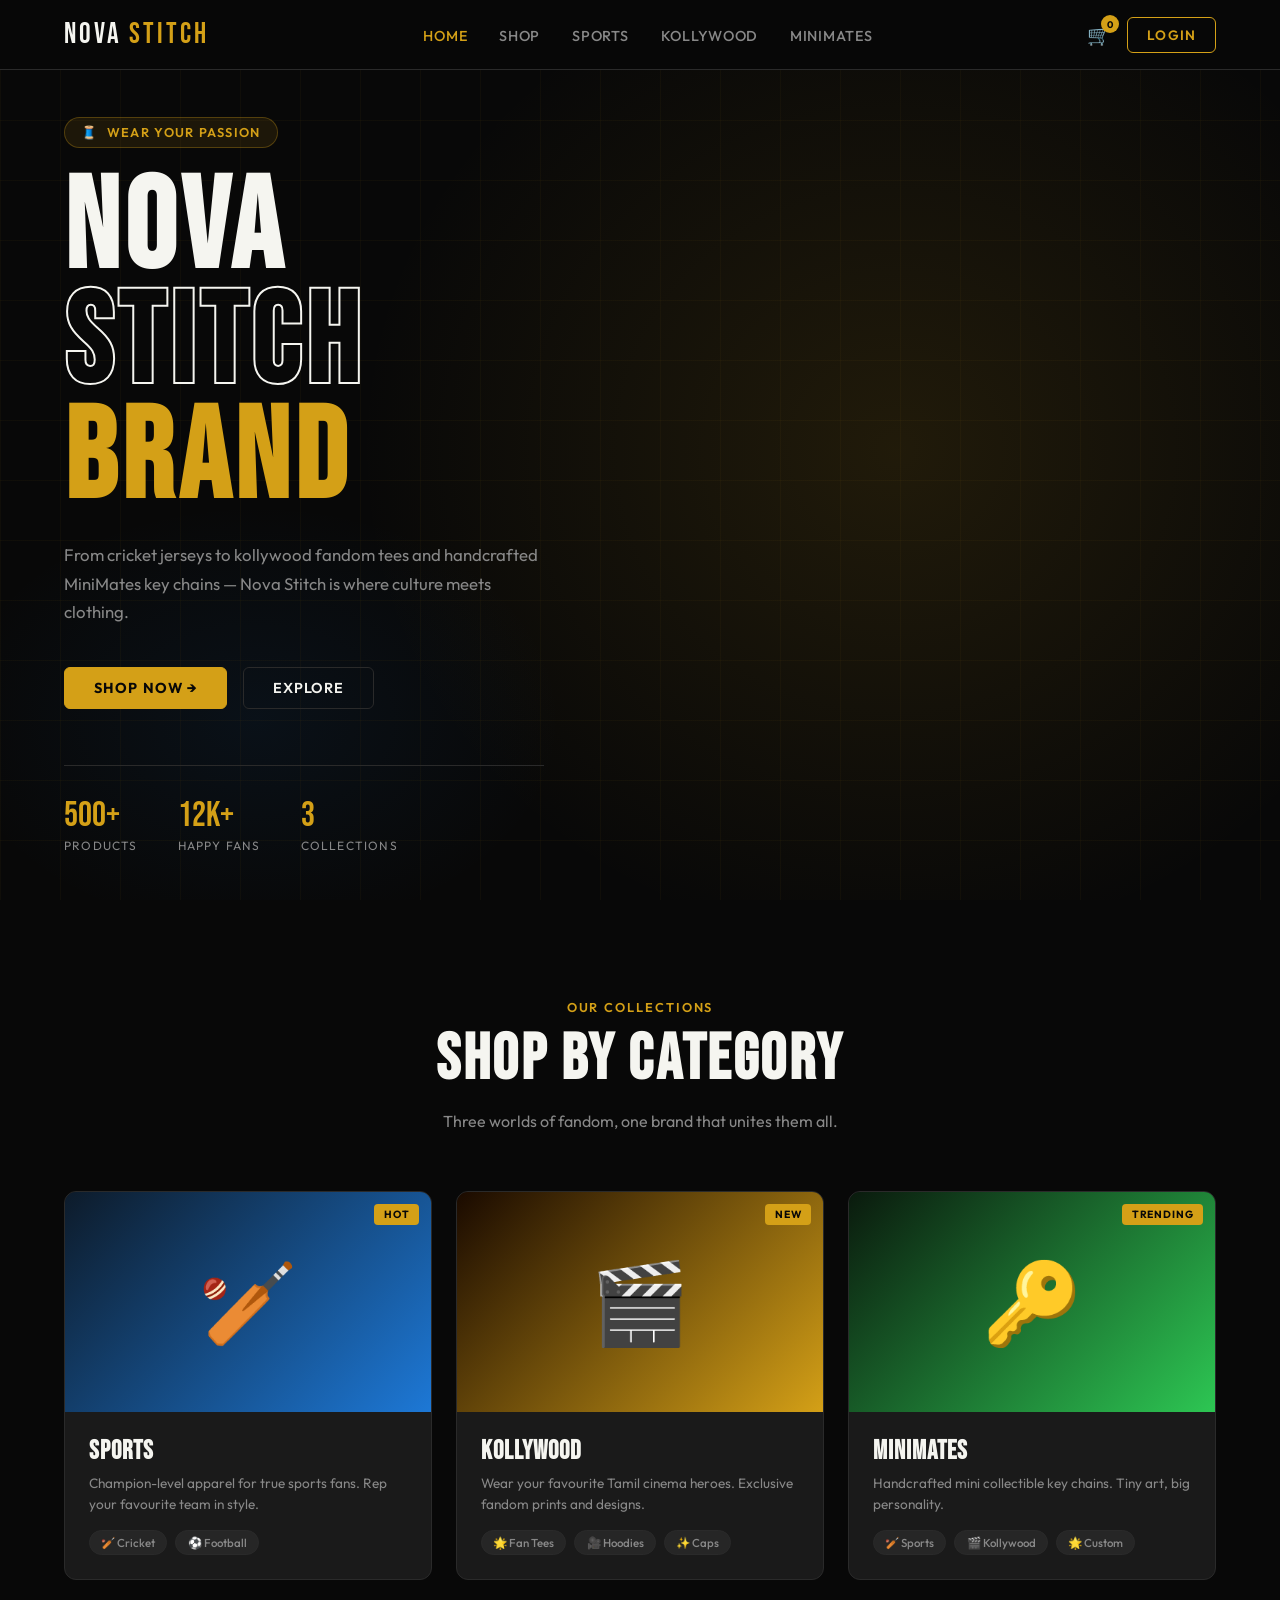
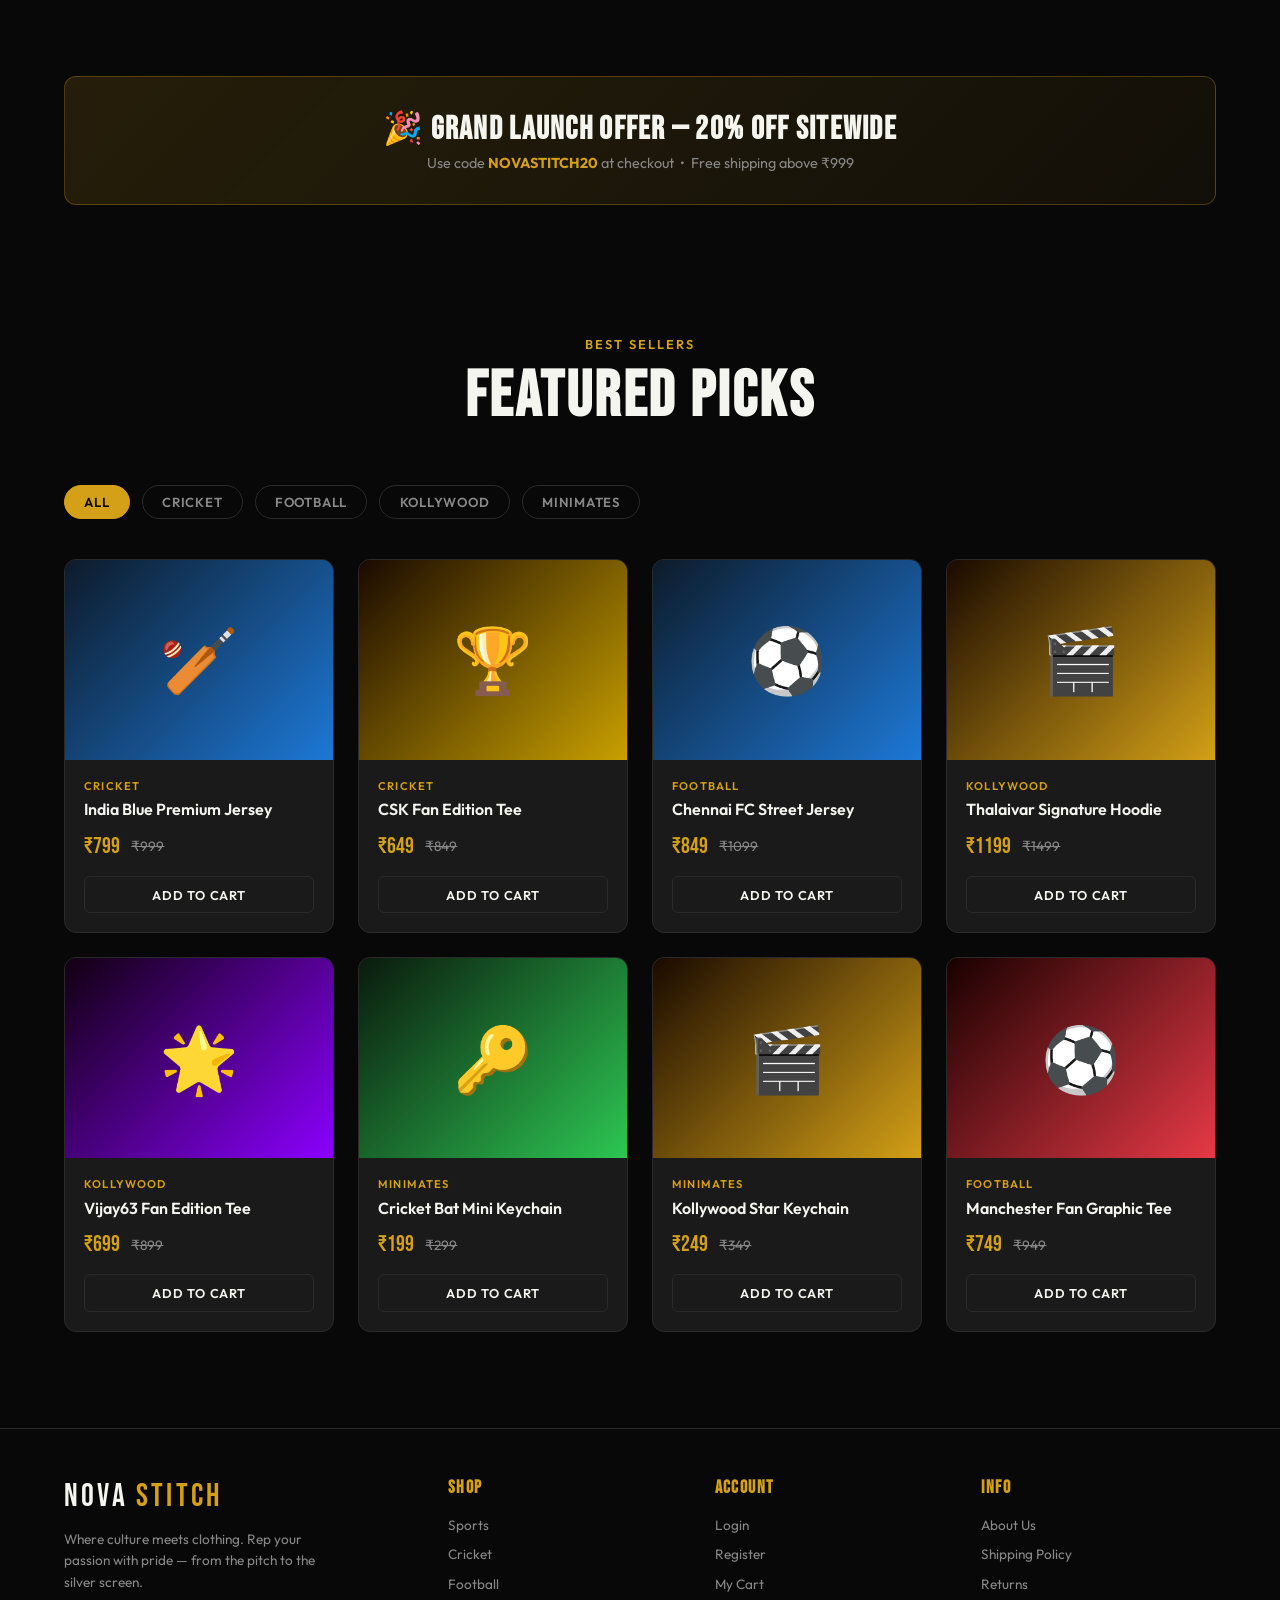
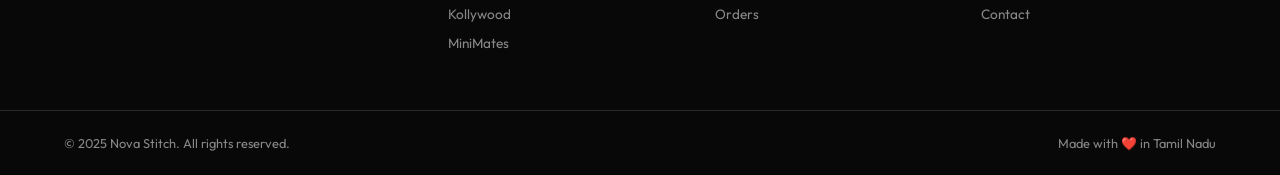
<file: index.html>
<!DOCTYPE html>
<html lang="en">
<head>
  <meta charset="UTF-8" />
  <meta name="viewport" content="width=device-width, initial-scale=1.0" />
  <title>Nova Stitch — Wear Your Passion</title>
  <link rel="stylesheet" href="css/style.css" />
  <link rel="icon" href="data:image/svg+xml,<svg xmlns='http://www.w3.org/2000/svg' viewBox='0 0 100 100'><text y='.9em' font-size='90'>🧵</text></svg>" />
</head>
<body>

  <!-- NAVBAR -->
  <nav class="navbar">
    <a href="index.html" class="nav-logo">NOVA <span>STITCH</span></a>
    <ul class="nav-links">
      <li><a href="index.html" class="active">Home</a></li>
      <li><a href="shop.html">Shop</a></li>
      <li><a href="shop.html?cat=sports">Sports</a></li>
      <li><a href="shop.html?cat=kollywood">Kollywood</a></li>
      <li><a href="shop.html?cat=minimates">MiniMates</a></li>
    </ul>
    <div class="nav-actions">
      <div class="cart-icon" onclick="window.location.href='cart.html'">🛒 <span class="cart-badge">0</span></div>
      <a href="login.html" class="btn-login">Login</a>
    </div>
    <div class="hamburger"><span></span><span></span><span></span></div>
  </nav>

  <!-- HERO -->
  <section class="hero">
    <div class="hero-bg"></div>
    <div class="hero-grid"></div>
    <div class="hero-content">
      <div class="hero-eyebrow animate-fade-up animate-delay-1">
        🧵 &nbsp;Wear Your Passion
      </div>
      <h1 class="hero-title animate-fade-up animate-delay-2">
        NOVA<br>
        <span class="outline">STITCH</span><br>
        <span class="accent">BRAND</span>
      </h1>
      <p class="hero-desc animate-fade-up animate-delay-3">
        From cricket jerseys to kollywood fandom tees and handcrafted MiniMates key chains — Nova Stitch is where culture meets clothing.
      </p>
      <div class="hero-cta animate-fade-up animate-delay-4">
        <a href="shop.html" class="btn-primary">Shop Now →</a>
        <a href="#categories" class="btn-outline">Explore</a>
      </div>
      <div class="hero-stats animate-fade-up animate-delay-4">
        <div class="stat-item">
          <span class="stat-num">500+</span>
          <span class="stat-label">Products</span>
        </div>
        <div class="stat-item">
          <span class="stat-num">12K+</span>
          <span class="stat-label">Happy Fans</span>
        </div>
        <div class="stat-item">
          <span class="stat-num">3</span>
          <span class="stat-label">Collections</span>
        </div>
      </div>
    </div>
  </section>

  <!-- CATEGORIES -->
  <section class="section" id="categories">
    <div class="section-header">
      <span class="section-tag">Our Collections</span>
      <h2 class="section-title">SHOP BY CATEGORY</h2>
      <p class="section-desc">Three worlds of fandom, one brand that unites them all.</p>
    </div>

    <div class="categories-grid">
      <!-- SPORTS -->
      <a href="shop.html?cat=sports" class="cat-card cat-sports">
        <div class="cat-img-wrap">
          <div class="cat-icon-bg">🏏</div>
          <span class="cat-badge">Hot</span>
        </div>
        <div class="cat-info">
          <h3 class="cat-name">SPORTS</h3>
          <p class="cat-desc">Champion-level apparel for true sports fans. Rep your favourite team in style.</p>
          <div class="cat-sub">
            <span class="sub-tag">🏏 Cricket</span>
            <span class="sub-tag">⚽ Football</span>
          </div>
        </div>
      </a>

      <!-- KOLLYWOOD -->
      <a href="shop.html?cat=kollywood" class="cat-card cat-kollywood">
        <div class="cat-img-wrap">
          <div class="cat-icon-bg">🎬</div>
          <span class="cat-badge">New</span>
        </div>
        <div class="cat-info">
          <h3 class="cat-name">KOLLYWOOD</h3>
          <p class="cat-desc">Wear your favourite Tamil cinema heroes. Exclusive fandom prints and designs.</p>
          <div class="cat-sub">
            <span class="sub-tag">🌟 Fan Tees</span>
            <span class="sub-tag">🎥 Hoodies</span>
            <span class="sub-tag">✨ Caps</span>
          </div>
        </div>
      </a>

      <!-- MINIMATES -->
      <a href="shop.html?cat=minimates" class="cat-card cat-minimates">
        <div class="cat-img-wrap">
          <div class="cat-icon-bg">🔑</div>
          <span class="cat-badge">Trending</span>
        </div>
        <div class="cat-info">
          <h3 class="cat-name">MINIMATES</h3>
          <p class="cat-desc">Handcrafted mini collectible key chains. Tiny art, big personality.</p>
          <div class="cat-sub">
            <span class="sub-tag">🏏 Sports</span>
            <span class="sub-tag">🎬 Kollywood</span>
            <span class="sub-tag">🌟 Custom</span>
          </div>
        </div>
      </a>
    </div>
  </section>

  <!-- PROMO BANNER -->
  <div class="promo-banner">
    <h3>🎉 GRAND LAUNCH OFFER — 20% OFF SITEWIDE</h3>
    <p>Use code <strong style="color:var(--gold)">NOVASTITCH20</strong> at checkout &nbsp;•&nbsp; Free shipping above ₹999</p>
  </div>

  <!-- FEATURED PRODUCTS -->
  <section class="section">
    <div class="section-header">
      <span class="section-tag">Best Sellers</span>
      <h2 class="section-title">FEATURED PICKS</h2>
    </div>

    <div class="filter-tabs">
      <button class="filter-tab active" data-filter="all">All</button>
      <button class="filter-tab" data-filter="cricket">Cricket</button>
      <button class="filter-tab" data-filter="football">Football</button>
      <button class="filter-tab" data-filter="kollywood">Kollywood</button>
      <button class="filter-tab" data-filter="minimates">MiniMates</button>
    </div>

    <div class="product-grid">
      <div class="product-card" data-category="cricket">
        <div class="product-img" style="background:linear-gradient(135deg,#0d1b2a,#1D78D6)">🏏</div>
        <div class="product-info">
          <div class="product-category">Cricket</div>
          <div class="product-name">India Blue Premium Jersey</div>
          <div class="product-price">
            <span class="price-current">₹799</span>
            <span class="price-old">₹999</span>
          </div>
          <button class="add-cart-btn" onclick="addToCart('India Blue Jersey','₹799','🏏')">Add to Cart</button>
        </div>
      </div>

      <div class="product-card" data-category="cricket">
        <div class="product-img" style="background:linear-gradient(135deg,#1a0a00,#c8a000)">🏆</div>
        <div class="product-info">
          <div class="product-category">Cricket</div>
          <div class="product-name">CSK Fan Edition Tee</div>
          <div class="product-price">
            <span class="price-current">₹649</span>
            <span class="price-old">₹849</span>
          </div>
          <button class="add-cart-btn" onclick="addToCart('CSK Fan Tee','₹649','🏆')">Add to Cart</button>
        </div>
      </div>

      <div class="product-card" data-category="football">
        <div class="product-img" style="background:linear-gradient(135deg,#0d1b2a,#1D78D6)">⚽</div>
        <div class="product-info">
          <div class="product-category">Football</div>
          <div class="product-name">Chennai FC Street Jersey</div>
          <div class="product-price">
            <span class="price-current">₹849</span>
            <span class="price-old">₹1099</span>
          </div>
          <button class="add-cart-btn" onclick="addToCart('Chennai FC Jersey','₹849','⚽')">Add to Cart</button>
        </div>
      </div>

      <div class="product-card" data-category="kollywood">
        <div class="product-img" style="background:linear-gradient(135deg,#1a0a00,#D4A017)">🎬</div>
        <div class="product-info">
          <div class="product-category">Kollywood</div>
          <div class="product-name">Thalaivar Signature Hoodie</div>
          <div class="product-price">
            <span class="price-current">₹1199</span>
            <span class="price-old">₹1499</span>
          </div>
          <button class="add-cart-btn" onclick="addToCart('Thalaivar Hoodie','₹1199','🎬')">Add to Cart</button>
        </div>
      </div>

      <div class="product-card" data-category="kollywood">
        <div class="product-img" style="background:linear-gradient(135deg,#110011,#8B00FF)">🌟</div>
        <div class="product-info">
          <div class="product-category">Kollywood</div>
          <div class="product-name">Vijay63 Fan Edition Tee</div>
          <div class="product-price">
            <span class="price-current">₹699</span>
            <span class="price-old">₹899</span>
          </div>
          <button class="add-cart-btn" onclick="addToCart('Vijay63 Fan Tee','₹699','🌟')">Add to Cart</button>
        </div>
      </div>

      <div class="product-card" data-category="minimates">
        <div class="product-img" style="background:linear-gradient(135deg,#0a1a0d,#2DC653)">🔑</div>
        <div class="product-info">
          <div class="product-category">MiniMates</div>
          <div class="product-name">Cricket Bat Mini Keychain</div>
          <div class="product-price">
            <span class="price-current">₹199</span>
            <span class="price-old">₹299</span>
          </div>
          <button class="add-cart-btn" onclick="addToCart('Cricket Bat Keychain','₹199','🔑')">Add to Cart</button>
        </div>
      </div>

      <div class="product-card" data-category="minimates">
        <div class="product-img" style="background:linear-gradient(135deg,#1a0a00,#D4A017)">🎬</div>
        <div class="product-info">
          <div class="product-category">MiniMates</div>
          <div class="product-name">Kollywood Star Keychain</div>
          <div class="product-price">
            <span class="price-current">₹249</span>
            <span class="price-old">₹349</span>
          </div>
          <button class="add-cart-btn" onclick="addToCart('Kollywood Keychain','₹249','🎬')">Add to Cart</button>
        </div>
      </div>

      <div class="product-card" data-category="football">
        <div class="product-img" style="background:linear-gradient(135deg,#1a0000,#E63946)">⚽</div>
        <div class="product-info">
          <div class="product-category">Football</div>
          <div class="product-name">Manchester Fan Graphic Tee</div>
          <div class="product-price">
            <span class="price-current">₹749</span>
            <span class="price-old">₹949</span>
          </div>
          <button class="add-cart-btn" onclick="addToCart('Manchester Fan Tee','₹749','⚽')">Add to Cart</button>
        </div>
      </div>
    </div>
  </section>

  <!-- FOOTER -->
  <footer>
    <div class="footer-brand">
      <a href="index.html" class="nav-logo">NOVA <span>STITCH</span></a>
      <p>Where culture meets clothing. Rep your passion with pride — from the pitch to the silver screen.</p>
    </div>
    <div class="footer-col">
      <h4>Shop</h4>
      <ul>
        <li><a href="shop.html?cat=sports">Sports</a></li>
        <li><a href="shop.html?cat=cricket">Cricket</a></li>
        <li><a href="shop.html?cat=football">Football</a></li>
        <li><a href="shop.html?cat=kollywood">Kollywood</a></li>
        <li><a href="shop.html?cat=minimates">MiniMates</a></li>
      </ul>
    </div>
    <div class="footer-col">
      <h4>Account</h4>
      <ul>
        <li><a href="login.html">Login</a></li>
        <li><a href="login.html?tab=register">Register</a></li>
        <li><a href="cart.html">My Cart</a></li>
        <li><a href="#">Orders</a></li>
      </ul>
    </div>
    <div class="footer-col">
      <h4>Info</h4>
      <ul>
        <li><a href="#">About Us</a></li>
        <li><a href="#">Shipping Policy</a></li>
        <li><a href="#">Returns</a></li>
        <li><a href="#">Contact</a></li>
      </ul>
    </div>
  </footer>
  <div class="footer-bottom">
    <span>© 2025 Nova Stitch. All rights reserved.</span>
    <span>Made with ❤️ in Tamil Nadu</span>
  </div>

  <script src="js/main.js"></script>
</body>
</html>
</file>
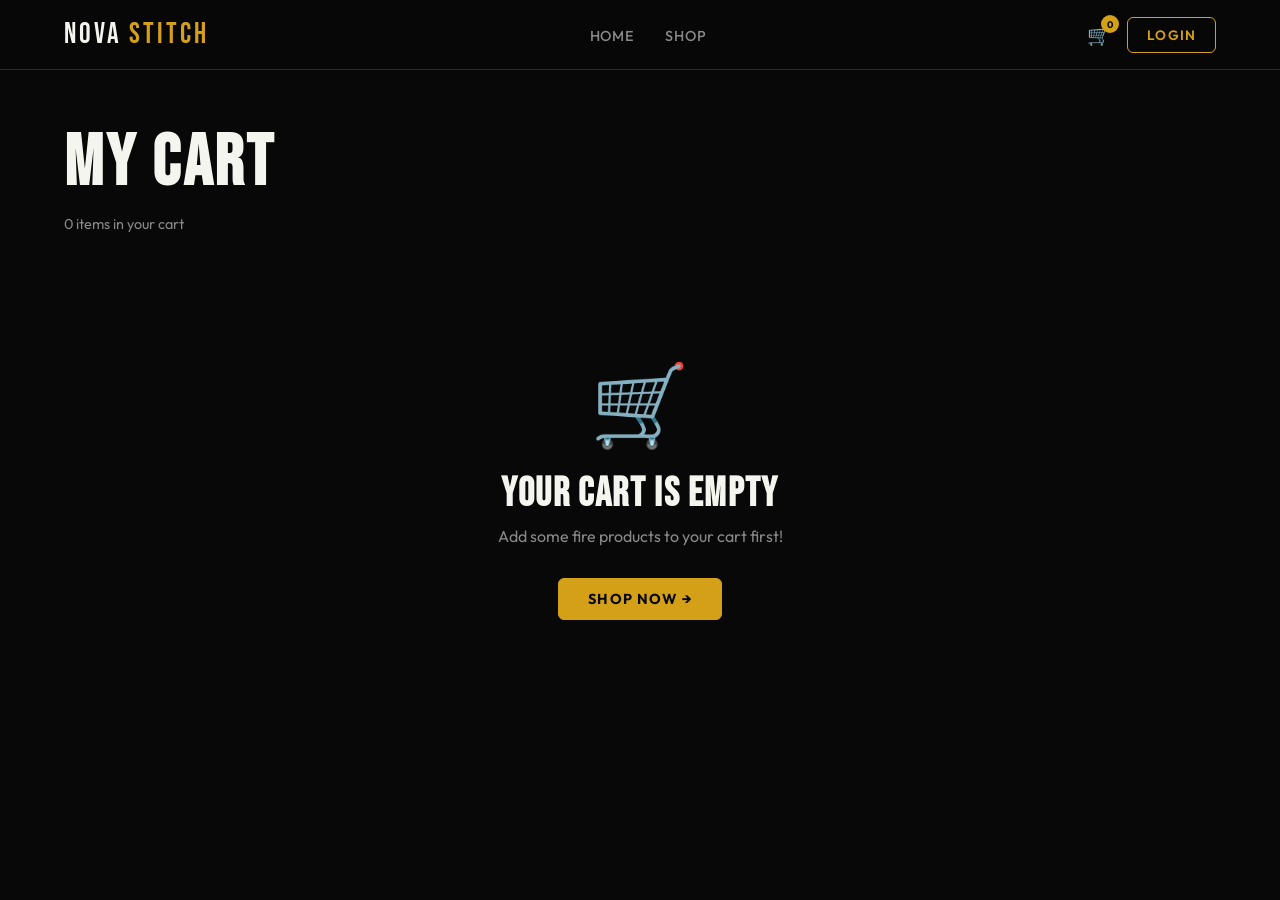
<file: cart.html>
<!DOCTYPE html>
<html lang="en">
<head>
  <meta charset="UTF-8" />
  <meta name="viewport" content="width=device-width, initial-scale=1.0" />
  <title>My Cart — Nova Stitch</title>
  <link rel="stylesheet" href="css/style.css" />
  <style>
    .cart-page { padding: 120px 5% 5rem; min-height: 100vh; }
    .cart-title { font-size: clamp(2.5rem,6vw,4.5rem); margin-bottom: 0.5rem; }
    .cart-subtitle { color: var(--gray); font-size:0.9rem; margin-bottom: 2.5rem; }
    .cart-layout { display: grid; grid-template-columns: 1fr 340px; gap: 2rem; }
    .cart-item {
      display: flex; align-items: center; gap: 1.2rem;
      background: var(--card); border: 1px solid var(--border);
      border-radius: var(--radius); padding: 1.2rem;
      margin-bottom: 1rem; transition: border-color var(--transition);
    }
    .cart-item:hover { border-color: var(--gold); }
    .cart-item-icon { font-size: 2.5rem; width: 60px; text-align:center; }
    .cart-item-info { flex: 1; }
    .cart-item-name { font-weight: 600; font-size: 0.95rem; }
    .cart-item-price { color: var(--gold); font-family: 'Bebas Neue', sans-serif; font-size: 1.2rem; margin-top: 0.2rem; }
    .cart-item-remove {
      background: none; border: 1px solid var(--border);
      color: var(--gray); padding: 0.4rem 0.8rem;
      border-radius: 6px; cursor: pointer; font-size: 0.75rem;
      transition: all var(--transition);
    }
    .cart-item-remove:hover { border-color: var(--red); color: var(--red); }
    .order-summary {
      background: var(--card); border: 1px solid var(--border);
      border-radius: var(--radius); padding: 1.8rem;
      height: fit-content; position: sticky; top: 90px;
    }
    .summary-title { font-size: 1.5rem; margin-bottom: 1.5rem; }
    .summary-row {
      display: flex; justify-content: space-between;
      padding: 0.7rem 0; border-bottom: 1px solid var(--border);
      font-size: 0.88rem; color: var(--gray);
    }
    .summary-row.total {
      border-bottom: none; color: var(--white);
      font-weight: 700; font-size: 1rem; padding-top: 1rem;
    }
    .summary-row span:last-child { color: var(--white); }
    .summary-row.total span:last-child { color: var(--gold); font-family: 'Bebas Neue', sans-serif; font-size: 1.4rem; }
    .coupon-row { display: flex; gap: 0.5rem; margin: 1rem 0; }
    .coupon-row input { flex: 1; }
    .coupon-row button { flex-shrink: 0; }
    .empty-cart { text-align: center; padding: 5rem 2rem; }
    .empty-cart .icon { font-size: 5rem; margin-bottom: 1rem; }
    .empty-cart h2 { font-size: 2.5rem; margin-bottom: 0.5rem; }
    .empty-cart p { color: var(--gray); margin-bottom: 2rem; }
    @media(max-width:768px) { .cart-layout { grid-template-columns: 1fr; } }
  </style>
</head>
<body>
  <nav class="navbar">
    <a href="index.html" class="nav-logo">NOVA <span>STITCH</span></a>
    <ul class="nav-links">
      <li><a href="index.html">Home</a></li>
      <li><a href="shop.html">Shop</a></li>
    </ul>
    <div class="nav-actions">
      <div class="cart-icon">🛒 <span class="cart-badge">0</span></div>
    </div>
  </nav>

  <div class="cart-page">
    <h1 class="cart-title">MY CART</h1>
    <p class="cart-subtitle" id="cart-count-label">Loading...</p>

    <div id="cart-empty" class="empty-cart" style="display:none">
      <div class="icon">🛒</div>
      <h2>YOUR CART IS EMPTY</h2>
      <p>Add some fire products to your cart first!</p>
      <a href="shop.html" class="btn-primary">Shop Now →</a>
    </div>

    <div class="cart-layout" id="cart-layout">
      <div>
        <div id="cart-items"></div>
      </div>
      <div class="order-summary">
        <h2 class="summary-title">ORDER SUMMARY</h2>
        <div class="summary-row"><span>Subtotal</span><span id="subtotal">₹0</span></div>
        <div class="summary-row"><span>Shipping</span><span id="shipping">₹99</span></div>
        <div class="summary-row"><span>Discount</span><span id="discount" style="color:var(--green)">-₹0</span></div>
        <div class="coupon-row">
          <input type="text" class="form-input" id="coupon-input" placeholder="Coupon code" />
          <button class="btn-primary" onclick="applyCoupon()" style="padding:0.5rem 1rem;font-size:0.8rem">Apply</button>
        </div>
        <div class="summary-row total"><span>Total</span><span id="total">₹0</span></div>
        <button class="btn-primary btn-full" style="margin-top:1rem" onclick="checkout()">CHECKOUT →</button>
        <a href="shop.html" style="display:block;text-align:center;color:var(--gray);font-size:0.82rem;margin-top:1rem;text-decoration:none">← Continue Shopping</a>
      </div>
    </div>
  </div>

  <script src="js/main.js"></script>
  <script>
    let discount = 0;

    function renderCart() {
      const items = JSON.parse(localStorage.getItem('ns_cart') || '[]');
      const container = document.getElementById('cart-items');
      const label = document.getElementById('cart-count-label');

      if (items.length === 0) {
        document.getElementById('cart-layout').style.display = 'none';
        document.getElementById('cart-empty').style.display = 'block';
        label.textContent = '0 items in your cart';
        return;
      }

      label.textContent = `${items.length} item${items.length > 1 ? 's' : ''} in your cart`;
      container.innerHTML = items.map((item, i) => `
        <div class="cart-item">
          <div class="cart-item-icon">${item.emoji}</div>
          <div class="cart-item-info">
            <div class="cart-item-name">${item.name}</div>
            <div class="cart-item-price">${item.price}</div>
          </div>
          <button class="cart-item-remove" onclick="removeItem(${i})">Remove</button>
        </div>
      `).join('');

      updateSummary(items);
    }

    function removeItem(index) {
      const items = JSON.parse(localStorage.getItem('ns_cart') || '[]');
      items.splice(index, 1);
      localStorage.setItem('ns_cart', JSON.stringify(items));
      renderCart();
      updateCartBadge();
    }

    function updateSummary(items) {
      const subtotal = items.reduce((sum, item) => {
        return sum + parseInt(item.price.replace(/[^0-9]/g, ''));
      }, 0);
      const shipping = subtotal >= 999 ? 0 : 99;
      const total = subtotal + shipping - discount;

      document.getElementById('subtotal').textContent = `₹${subtotal}`;
      document.getElementById('shipping').textContent = shipping === 0 ? 'FREE' : `₹${shipping}`;
      document.getElementById('discount').textContent = `-₹${discount}`;
      document.getElementById('total').textContent = `₹${total}`;
    }

    function applyCoupon() {
      const code = document.getElementById('coupon-input').value.trim().toUpperCase();
      const items = JSON.parse(localStorage.getItem('ns_cart') || '[]');
      const subtotal = items.reduce((sum, i) => sum + parseInt(i.price.replace(/[^0-9]/g, '')), 0);

      if (code === 'NOVASTITCH20') {
        discount = Math.round(subtotal * 0.2);
        showToast('🎉 Coupon applied! 20% off!');
        updateSummary(items);
      } else {
        showToast('❌ Invalid coupon code');
      }
    }

    function checkout() {
      const user = getCurrentUser();
      if (!user) {
        showToast('Please login to checkout!');
        setTimeout(() => window.location.href = 'login.html', 1500);
        return;
      }
      showToast('🎉 Order placed successfully!');
      localStorage.removeItem('ns_cart');
      setTimeout(() => window.location.href = 'index.html', 2000);
    }

    renderCart();
  </script>
</body>
</html>
</file>
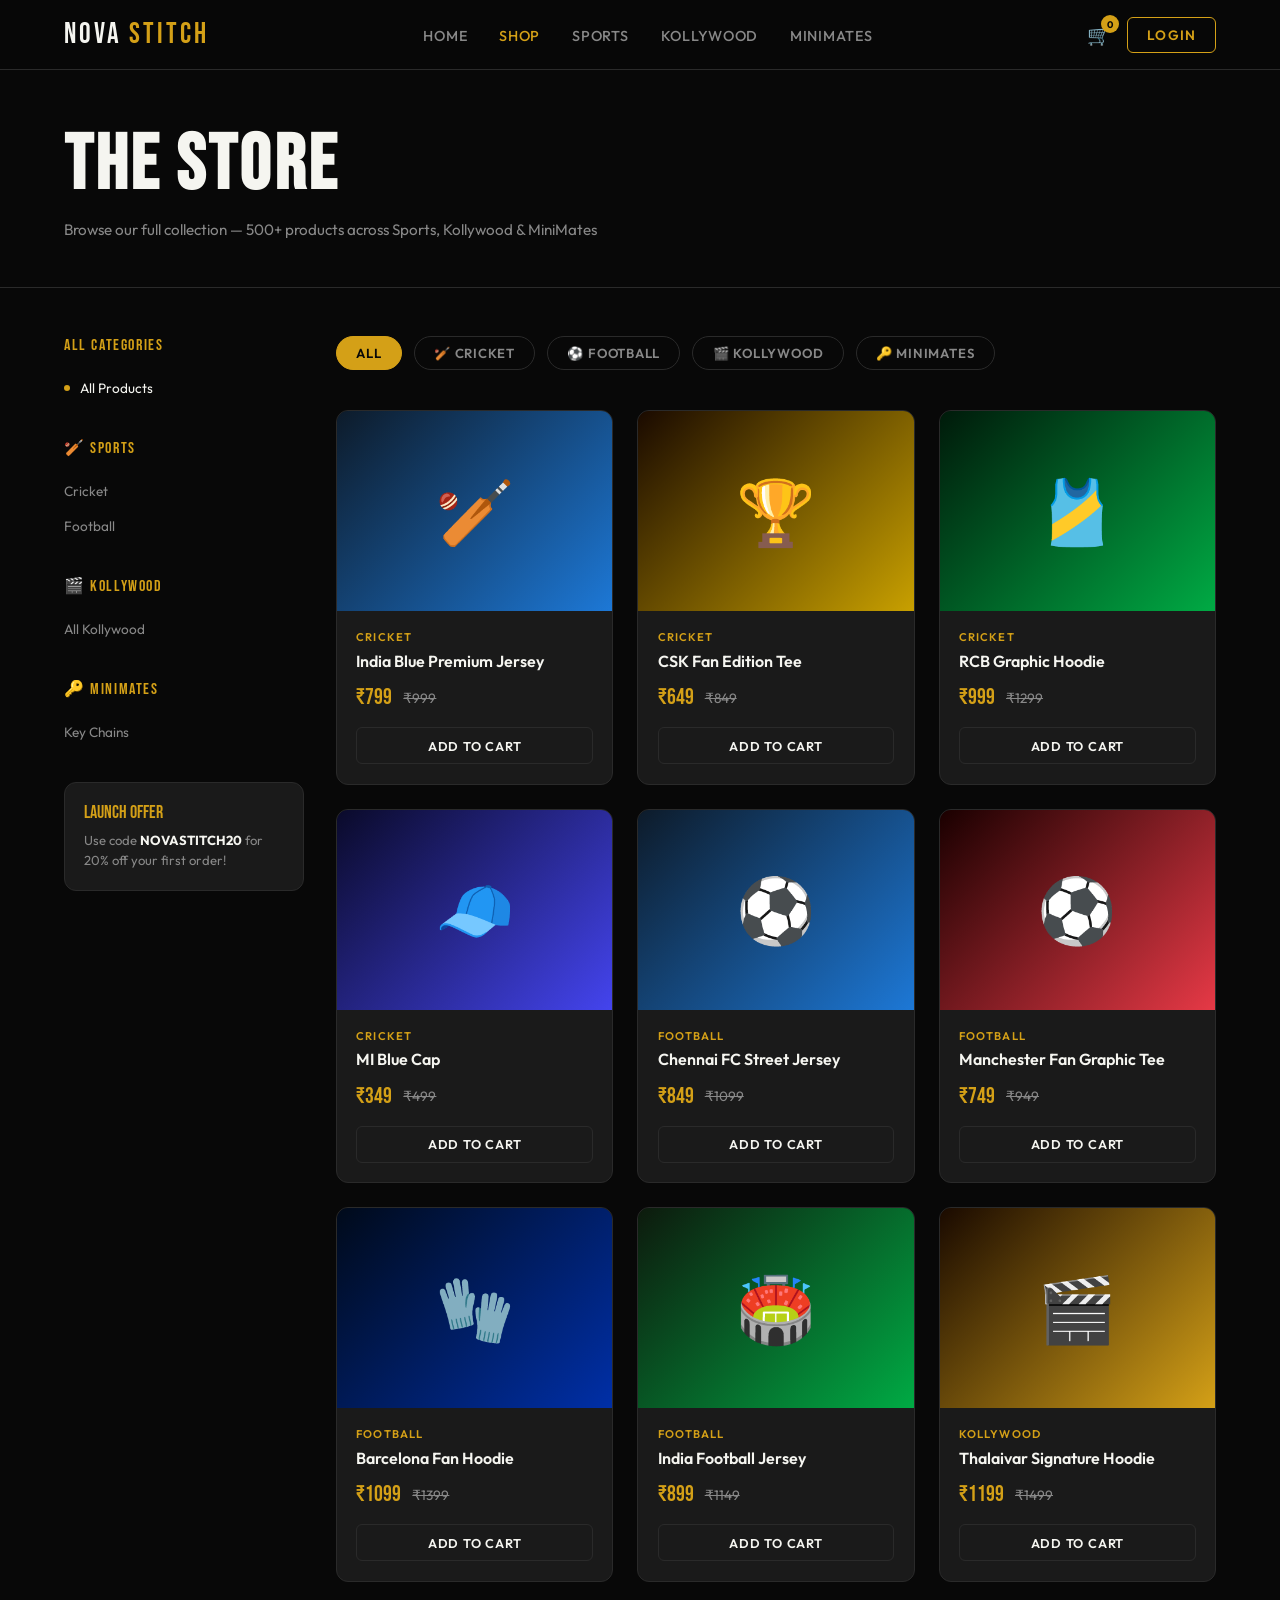
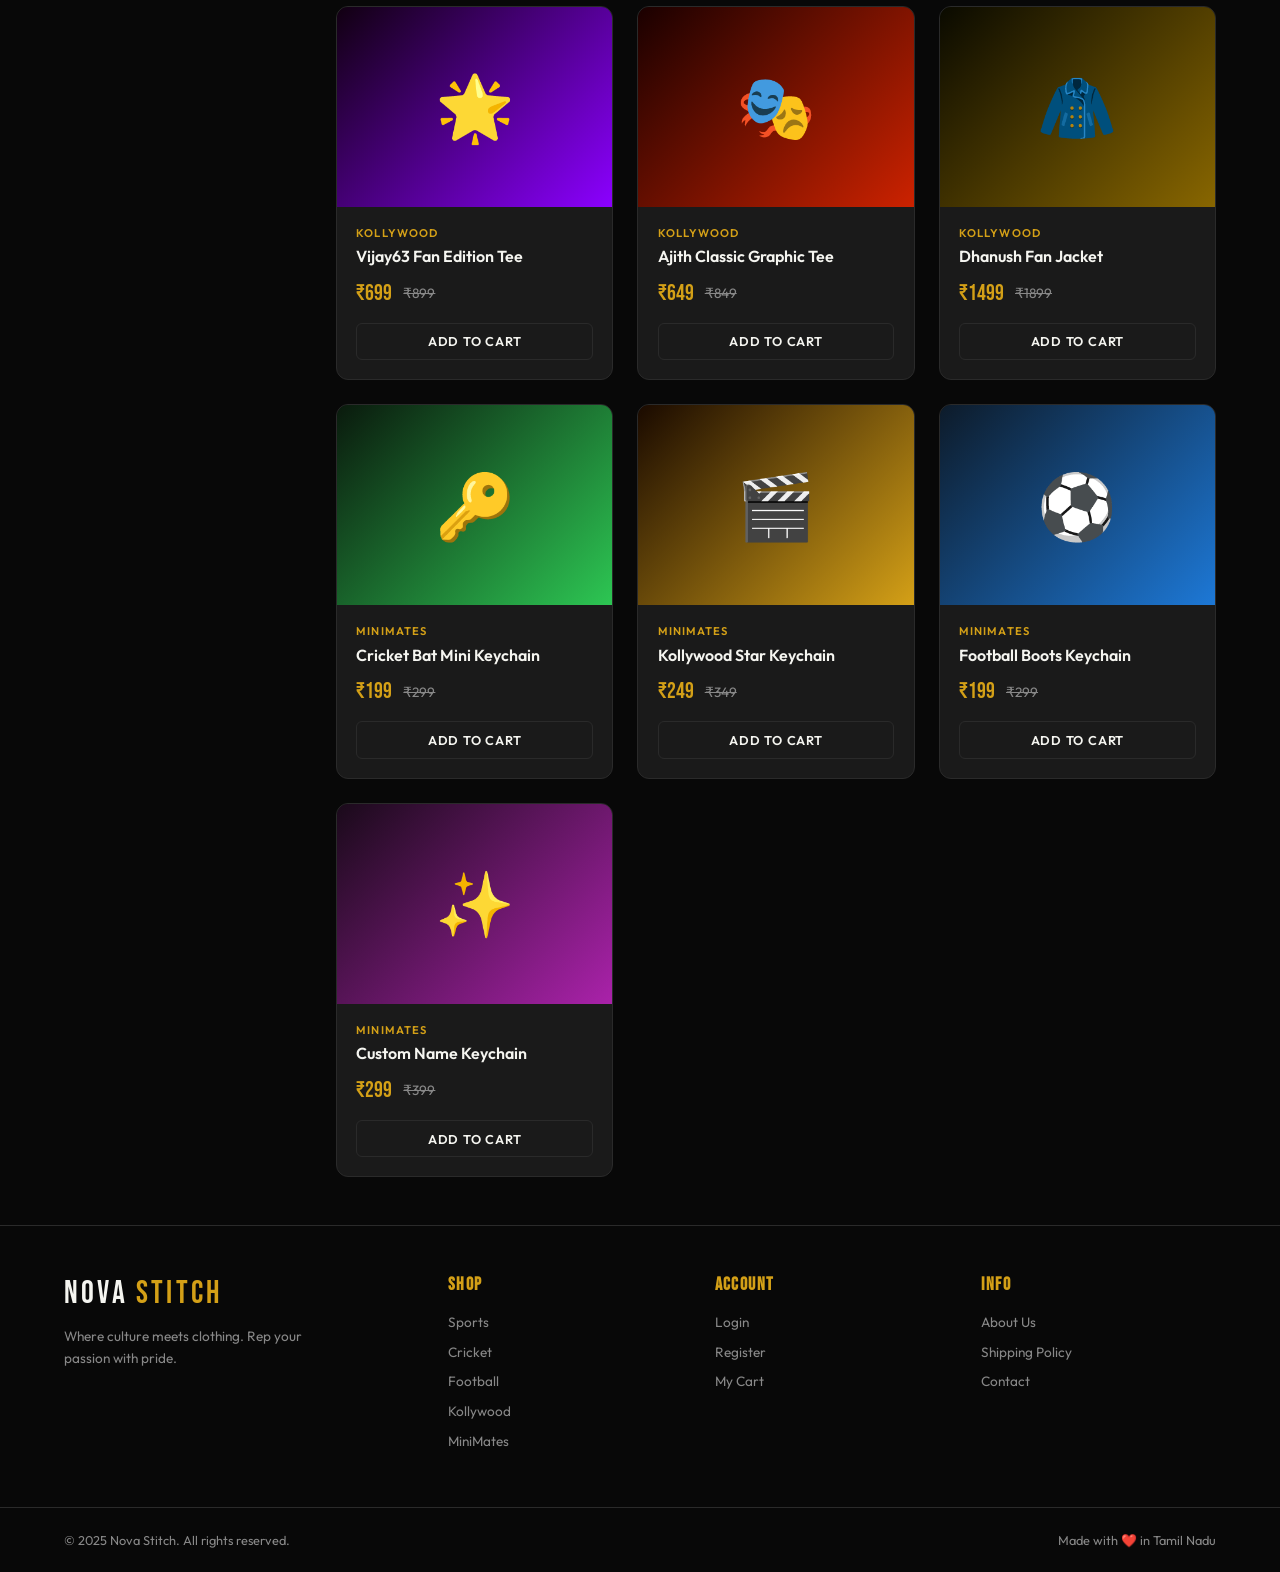
<file: shop.html>
<!DOCTYPE html>
<html lang="en">
<head>
  <meta charset="UTF-8" />
  <meta name="viewport" content="width=device-width, initial-scale=1.0" />
  <title>Shop — Nova Stitch</title>
  <link rel="stylesheet" href="css/style.css" />
</head>
<body>

  <!-- NAVBAR -->
  <nav class="navbar">
    <a href="index.html" class="nav-logo">NOVA <span>STITCH</span></a>
    <ul class="nav-links">
      <li><a href="index.html">Home</a></li>
      <li><a href="shop.html" class="active">Shop</a></li>
      <li><a href="shop.html?cat=sports">Sports</a></li>
      <li><a href="shop.html?cat=kollywood">Kollywood</a></li>
      <li><a href="shop.html?cat=minimates">MiniMates</a></li>
    </ul>
    <div class="nav-actions">
      <div class="cart-icon" onclick="window.location.href='cart.html'">🛒 <span class="cart-badge">0</span></div>
      <a href="login.html" class="btn-login">Login</a>
    </div>
    <div class="hamburger"><span></span><span></span><span></span></div>
  </nav>

  <!-- SHOP HEADER -->
  <div class="shop-header">
    <h1>THE STORE</h1>
    <p>Browse our full collection — 500+ products across Sports, Kollywood & MiniMates</p>
  </div>

  <!-- LAYOUT -->
  <div class="shop-layout">
    <!-- SIDEBAR -->
    <aside class="shop-sidebar">
      <div class="sidebar-section">
        <div class="sidebar-title">ALL CATEGORIES</div>
        <div class="sidebar-item active" data-filter="all">All Products</div>
      </div>

      <div class="sidebar-section">
        <div class="sidebar-title">🏏 SPORTS</div>
        <div class="sidebar-item" data-filter="cricket">Cricket</div>
        <div class="sidebar-item" data-filter="football">Football</div>
      </div>

      <div class="sidebar-section">
        <div class="sidebar-title">🎬 KOLLYWOOD</div>
        <div class="sidebar-item" data-filter="kollywood">All Kollywood</div>
      </div>

      <div class="sidebar-section">
        <div class="sidebar-title">🔑 MINIMATES</div>
        <div class="sidebar-item" data-filter="minimates">Key Chains</div>
      </div>

      <div style="margin-top:2rem;padding:1.2rem;background:var(--card);border:1px solid var(--border);border-radius:var(--radius)">
        <div style="font-family:'Bebas Neue',sans-serif;font-size:1.1rem;color:var(--gold);margin-bottom:0.5rem">LAUNCH OFFER</div>
        <div style="font-size:0.82rem;color:var(--gray);line-height:1.5">Use code <strong style="color:var(--white)">NOVASTITCH20</strong> for 20% off your first order!</div>
      </div>
    </aside>

    <!-- PRODUCTS -->
    <main>
      <div class="filter-tabs">
        <button class="filter-tab active" data-filter="all">All</button>
        <button class="filter-tab" data-filter="cricket">🏏 Cricket</button>
        <button class="filter-tab" data-filter="football">⚽ Football</button>
        <button class="filter-tab" data-filter="kollywood">🎬 Kollywood</button>
        <button class="filter-tab" data-filter="minimates">🔑 MiniMates</button>
      </div>

      <div class="product-grid" id="product-grid">

        <!-- ===== CRICKET ===== -->
        <div class="product-card" data-category="cricket">
          <div class="product-img" style="background:linear-gradient(135deg,#0d1b2a,#1D78D6)">🏏</div>
          <div class="product-info">
            <div class="product-category">Cricket</div>
            <div class="product-name">India Blue Premium Jersey</div>
            <div class="product-price">
              <span class="price-current">₹799</span>
              <span class="price-old">₹999</span>
            </div>
            <button class="add-cart-btn" onclick="addToCart('India Blue Jersey','₹799','🏏')">Add to Cart</button>
          </div>
        </div>

        <div class="product-card" data-category="cricket">
          <div class="product-img" style="background:linear-gradient(135deg,#1a0a00,#c8a000)">🏆</div>
          <div class="product-info">
            <div class="product-category">Cricket</div>
            <div class="product-name">CSK Fan Edition Tee</div>
            <div class="product-price">
              <span class="price-current">₹649</span>
              <span class="price-old">₹849</span>
            </div>
            <button class="add-cart-btn" onclick="addToCart('CSK Fan Tee','₹649','🏆')">Add to Cart</button>
          </div>
        </div>

        <div class="product-card" data-category="cricket">
          <div class="product-img" style="background:linear-gradient(135deg,#001a0a,#00AA44)">🎽</div>
          <div class="product-info">
            <div class="product-category">Cricket</div>
            <div class="product-name">RCB Graphic Hoodie</div>
            <div class="product-price">
              <span class="price-current">₹999</span>
              <span class="price-old">₹1299</span>
            </div>
            <button class="add-cart-btn" onclick="addToCart('RCB Hoodie','₹999','🎽')">Add to Cart</button>
          </div>
        </div>

        <div class="product-card" data-category="cricket">
          <div class="product-img" style="background:linear-gradient(135deg,#0a0a2a,#4444EE)">🧢</div>
          <div class="product-info">
            <div class="product-category">Cricket</div>
            <div class="product-name">MI Blue Cap</div>
            <div class="product-price">
              <span class="price-current">₹349</span>
              <span class="price-old">₹499</span>
            </div>
            <button class="add-cart-btn" onclick="addToCart('MI Blue Cap','₹349','🧢')">Add to Cart</button>
          </div>
        </div>

        <!-- ===== FOOTBALL ===== -->
        <div class="product-card" data-category="football">
          <div class="product-img" style="background:linear-gradient(135deg,#0d1b2a,#1D78D6)">⚽</div>
          <div class="product-info">
            <div class="product-category">Football</div>
            <div class="product-name">Chennai FC Street Jersey</div>
            <div class="product-price">
              <span class="price-current">₹849</span>
              <span class="price-old">₹1099</span>
            </div>
            <button class="add-cart-btn" onclick="addToCart('Chennai FC Jersey','₹849','⚽')">Add to Cart</button>
          </div>
        </div>

        <div class="product-card" data-category="football">
          <div class="product-img" style="background:linear-gradient(135deg,#1a0000,#E63946)">⚽</div>
          <div class="product-info">
            <div class="product-category">Football</div>
            <div class="product-name">Manchester Fan Graphic Tee</div>
            <div class="product-price">
              <span class="price-current">₹749</span>
              <span class="price-old">₹949</span>
            </div>
            <button class="add-cart-btn" onclick="addToCart('Manchester Fan Tee','₹749','⚽')">Add to Cart</button>
          </div>
        </div>

        <div class="product-card" data-category="football">
          <div class="product-img" style="background:linear-gradient(135deg,#000a1a,#002FA7)">🧤</div>
          <div class="product-info">
            <div class="product-category">Football</div>
            <div class="product-name">Barcelona Fan Hoodie</div>
            <div class="product-price">
              <span class="price-current">₹1099</span>
              <span class="price-old">₹1399</span>
            </div>
            <button class="add-cart-btn" onclick="addToCart('Barcelona Fan Hoodie','₹1099','🧤')">Add to Cart</button>
          </div>
        </div>

        <div class="product-card" data-category="football">
          <div class="product-img" style="background:linear-gradient(135deg,#0d1a0d,#00AA44)">🏟️</div>
          <div class="product-info">
            <div class="product-category">Football</div>
            <div class="product-name">India Football Jersey</div>
            <div class="product-price">
              <span class="price-current">₹899</span>
              <span class="price-old">₹1149</span>
            </div>
            <button class="add-cart-btn" onclick="addToCart('India Football Jersey','₹899','🏟️')">Add to Cart</button>
          </div>
        </div>

        <!-- ===== KOLLYWOOD ===== -->
        <div class="product-card" data-category="kollywood">
          <div class="product-img" style="background:linear-gradient(135deg,#1a0a00,#D4A017)">🎬</div>
          <div class="product-info">
            <div class="product-category">Kollywood</div>
            <div class="product-name">Thalaivar Signature Hoodie</div>
            <div class="product-price">
              <span class="price-current">₹1199</span>
              <span class="price-old">₹1499</span>
            </div>
            <button class="add-cart-btn" onclick="addToCart('Thalaivar Hoodie','₹1199','🎬')">Add to Cart</button>
          </div>
        </div>

        <div class="product-card" data-category="kollywood">
          <div class="product-img" style="background:linear-gradient(135deg,#110011,#8B00FF)">🌟</div>
          <div class="product-info">
            <div class="product-category">Kollywood</div>
            <div class="product-name">Vijay63 Fan Edition Tee</div>
            <div class="product-price">
              <span class="price-current">₹699</span>
              <span class="price-old">₹899</span>
            </div>
            <button class="add-cart-btn" onclick="addToCart('Vijay63 Fan Tee','₹699','🌟')">Add to Cart</button>
          </div>
        </div>

        <div class="product-card" data-category="kollywood">
          <div class="product-img" style="background:linear-gradient(135deg,#1a0000,#CC2200)">🎭</div>
          <div class="product-info">
            <div class="product-category">Kollywood</div>
            <div class="product-name">Ajith Classic Graphic Tee</div>
            <div class="product-price">
              <span class="price-current">₹649</span>
              <span class="price-old">₹849</span>
            </div>
            <button class="add-cart-btn" onclick="addToCart('Ajith Graphic Tee','₹649','🎭')">Add to Cart</button>
          </div>
        </div>

        <div class="product-card" data-category="kollywood">
          <div class="product-img" style="background:linear-gradient(135deg,#0a0a00,#886600)">🧥</div>
          <div class="product-info">
            <div class="product-category">Kollywood</div>
            <div class="product-name">Dhanush Fan Jacket</div>
            <div class="product-price">
              <span class="price-current">₹1499</span>
              <span class="price-old">₹1899</span>
            </div>
            <button class="add-cart-btn" onclick="addToCart('Dhanush Fan Jacket','₹1499','🧥')">Add to Cart</button>
          </div>
        </div>

        <!-- ===== MINIMATES ===== -->
        <div class="product-card" data-category="minimates">
          <div class="product-img" style="background:linear-gradient(135deg,#0a1a0d,#2DC653)">🔑</div>
          <div class="product-info">
            <div class="product-category">MiniMates</div>
            <div class="product-name">Cricket Bat Mini Keychain</div>
            <div class="product-price">
              <span class="price-current">₹199</span>
              <span class="price-old">₹299</span>
            </div>
            <button class="add-cart-btn" onclick="addToCart('Cricket Bat Keychain','₹199','🔑')">Add to Cart</button>
          </div>
        </div>

        <div class="product-card" data-category="minimates">
          <div class="product-img" style="background:linear-gradient(135deg,#1a0a00,#D4A017)">🎬</div>
          <div class="product-info">
            <div class="product-category">MiniMates</div>
            <div class="product-name">Kollywood Star Keychain</div>
            <div class="product-price">
              <span class="price-current">₹249</span>
              <span class="price-old">₹349</span>
            </div>
            <button class="add-cart-btn" onclick="addToCart('Kollywood Keychain','₹249','🎬')">Add to Cart</button>
          </div>
        </div>

        <div class="product-card" data-category="minimates">
          <div class="product-img" style="background:linear-gradient(135deg,#0d1b2a,#1D78D6)">⚽</div>
          <div class="product-info">
            <div class="product-category">MiniMates</div>
            <div class="product-name">Football Boots Keychain</div>
            <div class="product-price">
              <span class="price-current">₹199</span>
              <span class="price-old">₹299</span>
            </div>
            <button class="add-cart-btn" onclick="addToCart('Football Boots Keychain','₹199','⚽')">Add to Cart</button>
          </div>
        </div>

        <div class="product-card" data-category="minimates">
          <div class="product-img" style="background:linear-gradient(135deg,#1a0a1a,#AA22AA)">✨</div>
          <div class="product-info">
            <div class="product-category">MiniMates</div>
            <div class="product-name">Custom Name Keychain</div>
            <div class="product-price">
              <span class="price-current">₹299</span>
              <span class="price-old">₹399</span>
            </div>
            <button class="add-cart-btn" onclick="addToCart('Custom Name Keychain','₹299','✨')">Add to Cart</button>
          </div>
        </div>

      </div><!-- /product-grid -->
    </main>
  </div>

  <!-- FOOTER -->
  <footer>
    <div class="footer-brand">
      <a href="index.html" class="nav-logo">NOVA <span>STITCH</span></a>
      <p>Where culture meets clothing. Rep your passion with pride.</p>
    </div>
    <div class="footer-col">
      <h4>Shop</h4>
      <ul>
        <li><a href="shop.html?cat=sports">Sports</a></li>
        <li><a href="shop.html?cat=cricket">Cricket</a></li>
        <li><a href="shop.html?cat=football">Football</a></li>
        <li><a href="shop.html?cat=kollywood">Kollywood</a></li>
        <li><a href="shop.html?cat=minimates">MiniMates</a></li>
      </ul>
    </div>
    <div class="footer-col">
      <h4>Account</h4>
      <ul>
        <li><a href="login.html">Login</a></li>
        <li><a href="login.html?tab=register">Register</a></li>
        <li><a href="cart.html">My Cart</a></li>
      </ul>
    </div>
    <div class="footer-col">
      <h4>Info</h4>
      <ul>
        <li><a href="#">About Us</a></li>
        <li><a href="#">Shipping Policy</a></li>
        <li><a href="#">Contact</a></li>
      </ul>
    </div>
  </footer>
  <div class="footer-bottom">
    <span>© 2025 Nova Stitch. All rights reserved.</span>
    <span>Made with ❤️ in Tamil Nadu</span>
  </div>

  <script src="js/main.js"></script>
  <script>
    // Apply URL param filter on load
    const params = new URLSearchParams(window.location.search);
    const cat = params.get('cat');
    if (cat) {
      document.querySelectorAll('.filter-tab, .sidebar-item').forEach(el => {
        el.classList.toggle('active', el.dataset.filter === cat);
      });
      document.querySelectorAll('.product-card').forEach(card => {
        card.style.display = card.dataset.category === cat ? 'block' : 'none';
      });
    }
  </script>
</body>
</html>
</file>
<file: css/style.css>
/* ===== NOVA STITCH — GLOBAL STYLES ===== */
@import url('https://fonts.googleapis.com/css2?family=Bebas+Neue&family=Outfit:wght@300;400;500;600;700&display=swap');

:root {
  --black: #080808;
  --dark: #111111;
  --card: #1a1a1a;
  --border: #2a2a2a;
  --gold: #D4A017;
  --gold-light: #F0C040;
  --white: #F5F5F0;
  --gray: #888888;
  --red: #E63946;
  --blue: #1D78D6;
  --green: #2DC653;
  --radius: 12px;
  --transition: 0.3s cubic-bezier(0.4, 0, 0.2, 1);
}

* { margin: 0; padding: 0; box-sizing: border-box; }

html { scroll-behavior: smooth; }

body {
  font-family: 'Outfit', sans-serif;
  background: var(--black);
  color: var(--white);
  min-height: 100vh;
  overflow-x: hidden;
}

/* ===== SCROLLBAR ===== */
::-webkit-scrollbar { width: 6px; }
::-webkit-scrollbar-track { background: var(--dark); }
::-webkit-scrollbar-thumb { background: var(--gold); border-radius: 3px; }

/* ===== TYPOGRAPHY ===== */
h1, h2, h3, h4 { font-family: 'Bebas Neue', sans-serif; letter-spacing: 0.04em; }

/* ===== NAVBAR ===== */
.navbar {
  position: fixed; top: 0; width: 100%; z-index: 1000;
  background: rgba(8, 8, 8, 0.95);
  backdrop-filter: blur(20px);
  border-bottom: 1px solid var(--border);
  padding: 0 5%;
  height: 70px;
  display: flex; align-items: center; justify-content: space-between;
}

.nav-logo {
  font-family: 'Bebas Neue', sans-serif;
  font-size: 1.8rem;
  letter-spacing: 0.1em;
  color: var(--white);
  text-decoration: none;
}

.nav-logo span { color: var(--gold); }

.nav-links {
  display: flex; align-items: center; gap: 2rem;
  list-style: none;
}

.nav-links a {
  color: var(--gray); text-decoration: none;
  font-weight: 500; font-size: 0.9rem;
  letter-spacing: 0.05em; text-transform: uppercase;
  transition: color var(--transition);
}

.nav-links a:hover, .nav-links a.active { color: var(--gold); }

.nav-actions { display: flex; align-items: center; gap: 1rem; }

.btn-login {
  background: transparent;
  border: 1px solid var(--gold);
  color: var(--gold);
  padding: 0.5rem 1.2rem;
  border-radius: 6px;
  font-family: 'Outfit', sans-serif;
  font-size: 0.85rem; font-weight: 600;
  letter-spacing: 0.08em; text-transform: uppercase;
  cursor: pointer; text-decoration: none;
  transition: all var(--transition);
}

.btn-login:hover { background: var(--gold); color: var(--black); }

.btn-primary {
  background: var(--gold);
  border: 1px solid var(--gold);
  color: var(--black);
  padding: 0.7rem 1.8rem;
  border-radius: 6px;
  font-family: 'Outfit', sans-serif;
  font-size: 0.9rem; font-weight: 700;
  letter-spacing: 0.08em; text-transform: uppercase;
  cursor: pointer; text-decoration: none;
  transition: all var(--transition);
  display: inline-block;
}

.btn-primary:hover {
  background: var(--gold-light);
  box-shadow: 0 0 25px rgba(212,160,23,0.4);
  transform: translateY(-2px);
}

.cart-icon {
  position: relative; cursor: pointer;
  color: var(--white); font-size: 1.2rem;
  transition: color var(--transition);
}
.cart-icon:hover { color: var(--gold); }
.cart-badge {
  position: absolute; top: -8px; right: -8px;
  background: var(--gold); color: var(--black);
  font-size: 0.6rem; font-weight: 700;
  width: 18px; height: 18px;
  border-radius: 50%;
  display: flex; align-items: center; justify-content: center;
}

.hamburger { display: none; flex-direction: column; gap: 5px; cursor: pointer; }
.hamburger span { width: 24px; height: 2px; background: var(--white); border-radius: 2px; transition: all var(--transition); }

/* ===== HERO ===== */
.hero {
  min-height: 100vh;
  display: flex; align-items: center;
  padding: 70px 5% 0;
  position: relative; overflow: hidden;
}

.hero-bg {
  position: absolute; inset: 0;
  background: radial-gradient(ellipse 60% 80% at 70% 50%, rgba(212,160,23,0.12) 0%, transparent 70%),
              radial-gradient(ellipse 40% 40% at 20% 80%, rgba(29,120,214,0.08) 0%, transparent 60%);
}

.hero-grid {
  position: absolute; inset: 0;
  background-image: linear-gradient(rgba(212,160,23,0.04) 1px, transparent 1px),
                    linear-gradient(90deg, rgba(212,160,23,0.04) 1px, transparent 1px);
  background-size: 60px 60px;
}

.hero-content { position: relative; z-index: 1; max-width: 700px; }

.hero-eyebrow {
  display: inline-flex; align-items: center; gap: 0.5rem;
  background: rgba(212,160,23,0.1);
  border: 1px solid rgba(212,160,23,0.3);
  color: var(--gold);
  padding: 0.4rem 1rem;
  border-radius: 50px;
  font-size: 0.8rem; font-weight: 600;
  letter-spacing: 0.1em; text-transform: uppercase;
  margin-bottom: 1.5rem;
}

.hero-title {
  font-size: clamp(4rem, 10vw, 8rem);
  line-height: 0.9;
  margin-bottom: 1.5rem;
}

.hero-title .accent { color: var(--gold); }
.hero-title .outline {
  -webkit-text-stroke: 2px var(--white);
  color: transparent;
}

.hero-desc {
  font-size: 1.05rem; color: var(--gray);
  line-height: 1.7; max-width: 480px;
  margin-bottom: 2.5rem;
}

.hero-cta { display: flex; gap: 1rem; flex-wrap: wrap; }

.btn-outline {
  background: transparent;
  border: 1px solid var(--border);
  color: var(--white);
  padding: 0.7rem 1.8rem;
  border-radius: 6px;
  font-family: 'Outfit', sans-serif;
  font-size: 0.9rem; font-weight: 600;
  letter-spacing: 0.06em; text-transform: uppercase;
  cursor: pointer; text-decoration: none;
  transition: all var(--transition);
  display: inline-block;
}
.btn-outline:hover { border-color: var(--white); background: rgba(255,255,255,0.05); }

.hero-stats {
  display: flex; gap: 2.5rem; margin-top: 3.5rem;
  padding-top: 2rem;
  border-top: 1px solid var(--border);
}

.stat-item { display: flex; flex-direction: column; }
.stat-num {
  font-family: 'Bebas Neue', sans-serif;
  font-size: 2.2rem; color: var(--gold);
  line-height: 1;
}
.stat-label {
  font-size: 0.75rem; color: var(--gray);
  text-transform: uppercase; letter-spacing: 0.1em;
  margin-top: 0.3rem;
}

/* ===== SECTION ===== */
.section { padding: 6rem 5%; }
.section-header { text-align: center; margin-bottom: 3.5rem; }
.section-tag {
  display: inline-block;
  color: var(--gold);
  font-size: 0.8rem; font-weight: 600;
  letter-spacing: 0.15em; text-transform: uppercase;
  margin-bottom: 0.8rem;
}
.section-title {
  font-size: clamp(2.5rem, 5vw, 4rem);
  line-height: 1;
  margin-bottom: 1rem;
}
.section-desc {
  color: var(--gray);
  font-size: 1rem; max-width: 500px; margin: 0 auto;
  line-height: 1.7;
}

/* ===== CATEGORY CARDS ===== */
.categories-grid {
  display: grid;
  grid-template-columns: repeat(3, 1fr);
  gap: 1.5rem;
}

.cat-card {
  background: var(--card);
  border: 1px solid var(--border);
  border-radius: var(--radius);
  overflow: hidden;
  cursor: pointer;
  text-decoration: none;
  transition: all var(--transition);
  display: block;
}

.cat-card:hover {
  border-color: var(--gold);
  transform: translateY(-6px);
  box-shadow: 0 20px 40px rgba(0,0,0,0.5);
}

.cat-img-wrap {
  height: 220px; position: relative; overflow: hidden;
  display: flex; align-items: center; justify-content: center;
}

.cat-icon-bg {
  width: 100%; height: 100%;
  display: flex; align-items: center; justify-content: center;
  font-size: 5rem;
  position: relative;
}

.cat-sports .cat-icon-bg { background: linear-gradient(135deg, #0d1b2a 0%, #1D78D6 100%); }
.cat-kollywood .cat-icon-bg { background: linear-gradient(135deg, #1a0a00 0%, #D4A017 100%); }
.cat-minimates .cat-icon-bg { background: linear-gradient(135deg, #0a1a0d 0%, #2DC653 100%); }

.cat-badge {
  position: absolute; top: 12px; right: 12px;
  background: var(--gold); color: var(--black);
  font-size: 0.65rem; font-weight: 700;
  padding: 0.25rem 0.6rem;
  border-radius: 4px; letter-spacing: 0.08em; text-transform: uppercase;
}

.cat-info { padding: 1.5rem; }
.cat-name {
  font-size: 1.6rem; color: var(--white);
  margin-bottom: 0.4rem;
}
.cat-desc { color: var(--gray); font-size: 0.85rem; line-height: 1.5; }
.cat-sub {
  display: flex; gap: 0.5rem; flex-wrap: wrap;
  margin-top: 1rem;
}
.sub-tag {
  background: rgba(255,255,255,0.05);
  border: 1px solid var(--border);
  color: var(--gray);
  font-size: 0.72rem; padding: 0.25rem 0.7rem;
  border-radius: 20px; font-weight: 500;
}

/* ===== PRODUCT GRID ===== */
.product-grid {
  display: grid;
  grid-template-columns: repeat(auto-fill, minmax(250px, 1fr));
  gap: 1.5rem;
}

.product-card {
  background: var(--card);
  border: 1px solid var(--border);
  border-radius: var(--radius);
  overflow: hidden;
  transition: all var(--transition);
  cursor: pointer;
}
.product-card:hover {
  border-color: var(--gold);
  transform: translateY(-4px);
  box-shadow: 0 15px 30px rgba(0,0,0,0.4);
}

.product-img {
  height: 200px;
  display: flex; align-items: center; justify-content: center;
  font-size: 4rem;
  position: relative;
  background: var(--dark);
}

.product-info { padding: 1.2rem; }
.product-category {
  font-size: 0.7rem; font-weight: 600;
  color: var(--gold); letter-spacing: 0.1em;
  text-transform: uppercase; margin-bottom: 0.4rem;
}
.product-name {
  font-size: 1rem; font-weight: 600;
  margin-bottom: 0.5rem; line-height: 1.3;
}
.product-price {
  display: flex; align-items: center; gap: 0.7rem;
  margin-top: 0.8rem;
}
.price-current {
  font-family: 'Bebas Neue', sans-serif;
  font-size: 1.4rem; color: var(--gold);
}
.price-old {
  font-size: 0.85rem; color: var(--gray);
  text-decoration: line-through;
}
.add-cart-btn {
  width: 100%; margin-top: 1rem;
  background: transparent; border: 1px solid var(--border);
  color: var(--white); padding: 0.6rem;
  border-radius: 6px; font-family: 'Outfit', sans-serif;
  font-size: 0.8rem; font-weight: 600;
  letter-spacing: 0.06em; text-transform: uppercase;
  cursor: pointer; transition: all var(--transition);
}
.add-cart-btn:hover { background: var(--gold); border-color: var(--gold); color: var(--black); }

/* ===== FILTER TABS ===== */
.filter-tabs {
  display: flex; gap: 0.75rem; flex-wrap: wrap;
  margin-bottom: 2.5rem;
}
.filter-tab {
  background: transparent; border: 1px solid var(--border);
  color: var(--gray); padding: 0.5rem 1.2rem;
  border-radius: 50px; font-family: 'Outfit', sans-serif;
  font-size: 0.82rem; font-weight: 600;
  letter-spacing: 0.06em; text-transform: uppercase;
  cursor: pointer; transition: all var(--transition);
}
.filter-tab:hover { border-color: var(--gold); color: var(--gold); }
.filter-tab.active { background: var(--gold); border-color: var(--gold); color: var(--black); }

/* ===== TOAST ===== */
.toast {
  position: fixed; bottom: 2rem; right: 2rem; z-index: 9999;
  background: var(--card);
  border: 1px solid var(--gold);
  color: var(--white);
  padding: 1rem 1.5rem;
  border-radius: var(--radius);
  display: flex; align-items: center; gap: 0.8rem;
  font-size: 0.9rem; font-weight: 500;
  transform: translateY(100px); opacity: 0;
  transition: all var(--transition);
  box-shadow: 0 10px 30px rgba(0,0,0,0.5);
}
.toast.show { transform: translateY(0); opacity: 1; }
.toast-icon { color: var(--gold); font-size: 1.1rem; }

/* ===== FOOTER ===== */
footer {
  border-top: 1px solid var(--border);
  padding: 3rem 5%;
  display: grid;
  grid-template-columns: 1.5fr repeat(3, 1fr);
  gap: 2rem;
}

.footer-brand .nav-logo { font-size: 2rem; display: block; margin-bottom: 0.8rem; }
.footer-brand p { color: var(--gray); font-size: 0.85rem; line-height: 1.6; max-width: 260px; }

.footer-col h4 {
  font-family: 'Bebas Neue', sans-serif;
  font-size: 1.1rem; letter-spacing: 0.08em;
  color: var(--gold); margin-bottom: 1rem;
}
.footer-col ul { list-style: none; }
.footer-col ul li { margin-bottom: 0.6rem; }
.footer-col ul li a {
  color: var(--gray); text-decoration: none;
  font-size: 0.85rem; transition: color var(--transition);
}
.footer-col ul li a:hover { color: var(--white); }

.footer-bottom {
  border-top: 1px solid var(--border);
  padding: 1.5rem 5%;
  display: flex; align-items: center; justify-content: space-between;
  color: var(--gray); font-size: 0.8rem;
}

/* ===== LOGIN PAGE ===== */
.auth-page {
  min-height: 100vh;
  display: flex; align-items: center; justify-content: center;
  padding: 5rem 1rem;
  background: var(--black);
  position: relative;
}

.auth-bg {
  position: absolute; inset: 0;
  background: radial-gradient(ellipse 50% 60% at 50% 50%, rgba(212,160,23,0.08) 0%, transparent 70%);
}

.auth-card {
  position: relative; z-index: 1;
  width: 100%; max-width: 440px;
  background: var(--dark);
  border: 1px solid var(--border);
  border-radius: 16px;
  padding: 2.5rem;
}

.auth-logo {
  text-align: center;
  font-family: 'Bebas Neue', sans-serif;
  font-size: 2.2rem; letter-spacing: 0.1em;
  margin-bottom: 0.5rem;
}
.auth-logo span { color: var(--gold); }

.auth-subtitle {
  text-align: center;
  color: var(--gray);
  font-size: 0.88rem;
  margin-bottom: 2rem;
}

.auth-tabs {
  display: grid; grid-template-columns: 1fr 1fr;
  background: var(--card);
  border-radius: 8px; padding: 4px;
  margin-bottom: 2rem;
}
.auth-tab {
  padding: 0.6rem;
  border: none; background: transparent;
  color: var(--gray);
  font-family: 'Outfit', sans-serif;
  font-size: 0.85rem; font-weight: 600;
  letter-spacing: 0.06em; text-transform: uppercase;
  border-radius: 6px; cursor: pointer;
  transition: all var(--transition);
}
.auth-tab.active { background: var(--gold); color: var(--black); }

.form-group { margin-bottom: 1.2rem; }
.form-label {
  display: block;
  font-size: 0.8rem; font-weight: 600;
  letter-spacing: 0.06em; text-transform: uppercase;
  color: var(--gray); margin-bottom: 0.5rem;
}
.form-input {
  width: 100%;
  background: var(--card);
  border: 1px solid var(--border);
  color: var(--white);
  padding: 0.8rem 1rem;
  border-radius: 8px;
  font-family: 'Outfit', sans-serif;
  font-size: 0.95rem;
  transition: border-color var(--transition);
  outline: none;
}
.form-input:focus { border-color: var(--gold); }
.form-input::placeholder { color: #444; }

.form-row { display: grid; grid-template-columns: 1fr 1fr; gap: 1rem; }

.form-check {
  display: flex; align-items: center; gap: 0.6rem;
  margin-bottom: 1.5rem;
}
.form-check input { accent-color: var(--gold); }
.form-check label { font-size: 0.83rem; color: var(--gray); cursor: pointer; }
.form-check a { color: var(--gold); text-decoration: none; }

.btn-full { width: 100%; padding: 0.9rem; font-size: 0.95rem; }

.auth-divider {
  text-align: center; color: var(--gray);
  font-size: 0.8rem; margin: 1.2rem 0;
  position: relative;
}
.auth-divider::before {
  content: '';
  position: absolute; top: 50%; left: 0;
  width: 42%; height: 1px;
  background: var(--border);
}
.auth-divider::after {
  content: '';
  position: absolute; top: 50%; right: 0;
  width: 42%; height: 1px;
  background: var(--border);
}

.social-btns { display: grid; grid-template-columns: 1fr 1fr; gap: 0.75rem; }
.social-btn {
  display: flex; align-items: center; justify-content: center; gap: 0.5rem;
  background: var(--card); border: 1px solid var(--border);
  color: var(--white); padding: 0.7rem;
  border-radius: 8px; font-family: 'Outfit', sans-serif;
  font-size: 0.82rem; font-weight: 500;
  cursor: pointer; transition: all var(--transition);
  text-decoration: none;
}
.social-btn:hover { border-color: var(--gold); }

.error-msg {
  background: rgba(230,57,70,0.1); border: 1px solid rgba(230,57,70,0.3);
  color: var(--red); padding: 0.7rem 1rem;
  border-radius: 8px; font-size: 0.83rem;
  margin-bottom: 1rem; display: none;
}

/* ===== SHOP PAGE ===== */
.shop-header {
  padding: 120px 5% 3rem;
  border-bottom: 1px solid var(--border);
}
.shop-header h1 { font-size: clamp(3rem, 6vw, 5rem); }
.shop-header p { color: var(--gray); font-size: 0.95rem; margin-top: 0.5rem; }

.shop-layout {
  display: grid;
  grid-template-columns: 240px 1fr;
  gap: 2rem;
  padding: 3rem 5%;
}

.shop-sidebar {
  position: sticky; top: 90px;
  height: fit-content;
}

.sidebar-section { margin-bottom: 2rem; }
.sidebar-title {
  font-family: 'Bebas Neue', sans-serif;
  font-size: 1rem; letter-spacing: 0.1em;
  color: var(--gold); margin-bottom: 1rem;
}
.sidebar-item {
  display: flex; align-items: center; gap: 0.6rem;
  padding: 0.5rem 0; cursor: pointer;
  color: var(--gray); font-size: 0.85rem;
  border-bottom: 1px solid transparent;
  transition: color var(--transition);
}
.sidebar-item:hover, .sidebar-item.active { color: var(--white); }
.sidebar-item.active::before {
  content: '';
  width: 6px; height: 6px;
  background: var(--gold); border-radius: 50%;
  flex-shrink: 0;
}

/* ===== BANNER ===== */
.promo-banner {
  background: linear-gradient(135deg, rgba(212,160,23,0.15) 0%, rgba(212,160,23,0.05) 100%);
  border: 1px solid rgba(212,160,23,0.3);
  border-radius: var(--radius);
  padding: 2rem;
  text-align: center;
  margin: 0 5% 2rem;
}
.promo-banner h3 { font-size: 2rem; }
.promo-banner p { color: var(--gray); font-size: 0.9rem; margin-top: 0.3rem; }

/* ===== RESPONSIVE ===== */
@media (max-width: 1024px) {
  .categories-grid { grid-template-columns: 1fr 1fr; }
  footer { grid-template-columns: 1fr 1fr; }
}

@media (max-width: 768px) {
  .nav-links { display: none; }
  .hamburger { display: flex; }
  .categories-grid { grid-template-columns: 1fr; }
  .hero-stats { gap: 1.5rem; }
  .shop-layout { grid-template-columns: 1fr; }
  .shop-sidebar { display: none; }
  footer { grid-template-columns: 1fr; }
  .footer-bottom { flex-direction: column; gap: 0.5rem; text-align: center; }
  .form-row { grid-template-columns: 1fr; }
}

/* ===== ANIMATIONS ===== */
@keyframes fadeUp {
  from { opacity: 0; transform: translateY(30px); }
  to { opacity: 1; transform: translateY(0); }
}
@keyframes fadeIn {
  from { opacity: 0; }
  to { opacity: 1; }
}
@keyframes pulse {
  0%, 100% { opacity: 1; }
  50% { opacity: 0.6; }
}

.animate-fade-up { animation: fadeUp 0.7s ease forwards; }
.animate-delay-1 { animation-delay: 0.1s; opacity: 0; }
.animate-delay-2 { animation-delay: 0.2s; opacity: 0; }
.animate-delay-3 { animation-delay: 0.35s; opacity: 0; }
.animate-delay-4 { animation-delay: 0.5s; opacity: 0; }
</file>
